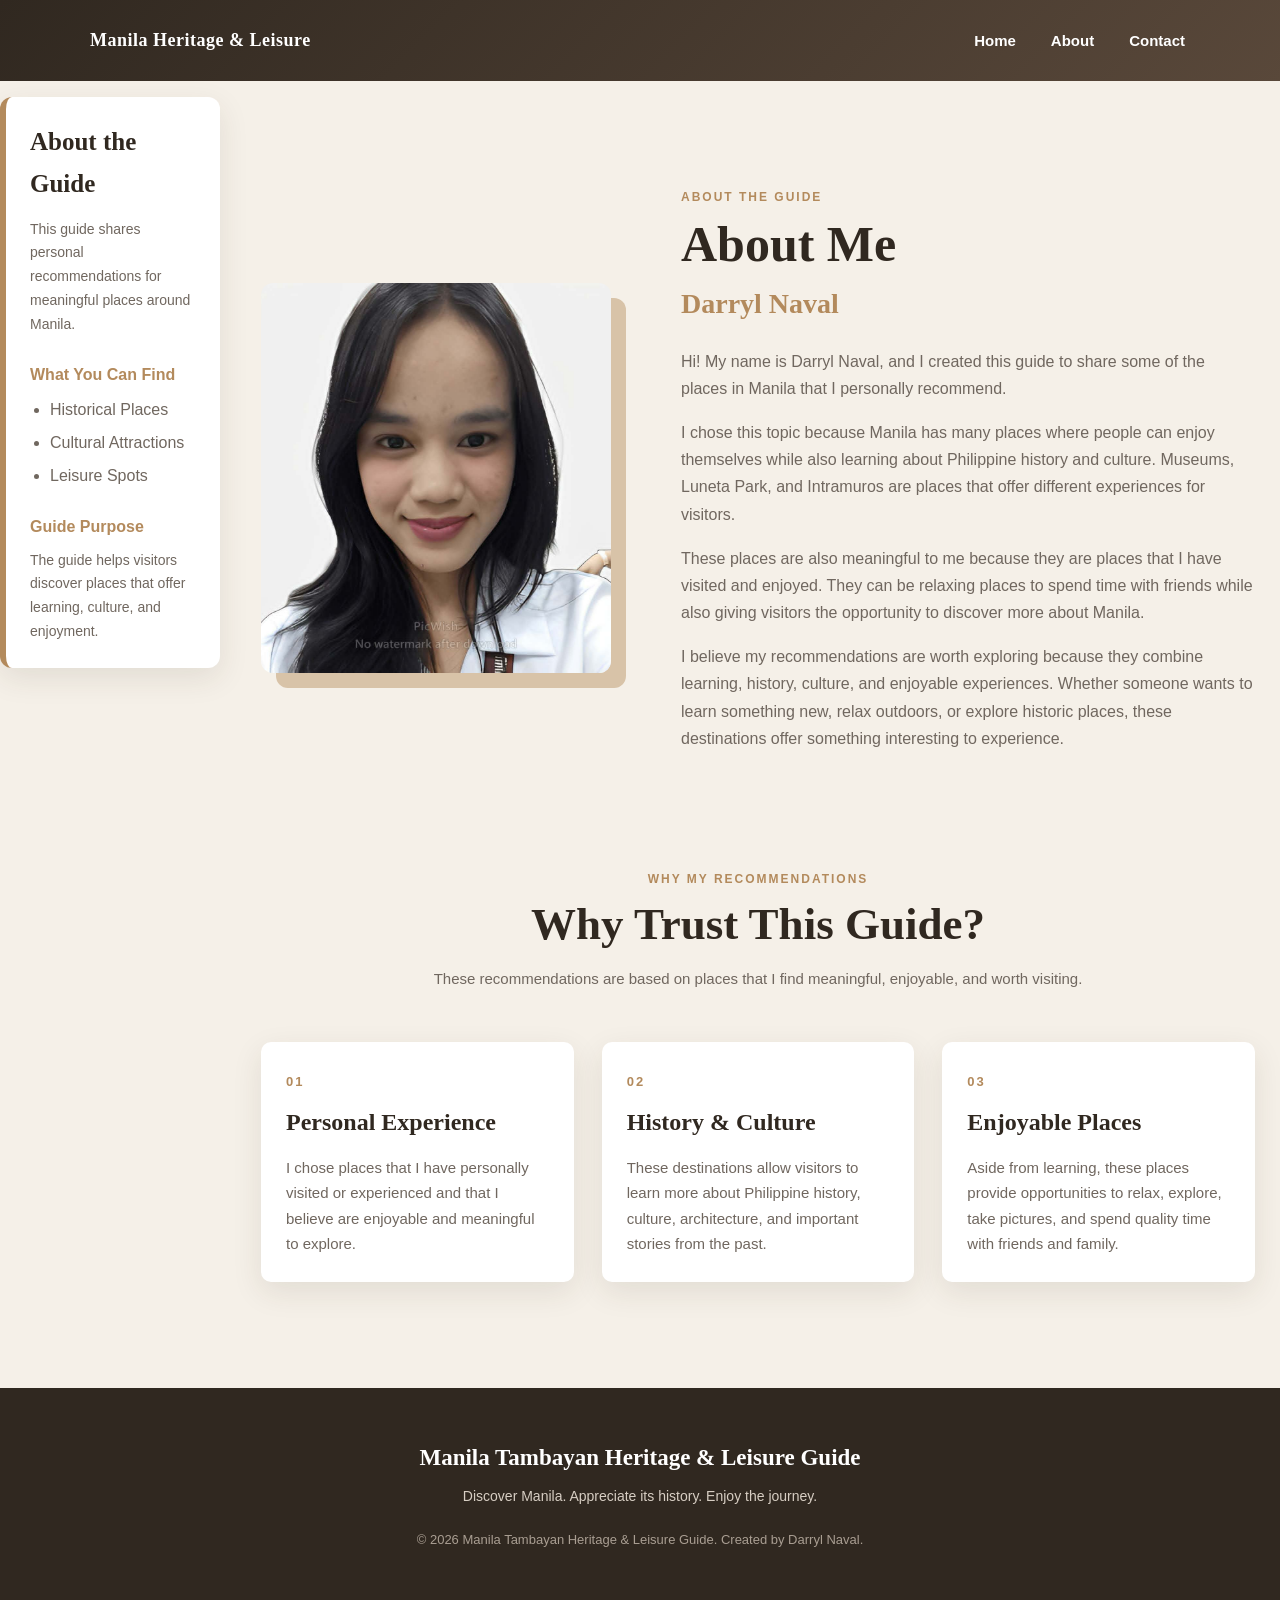
<file: about.html>
<!DOCTYPE html>
<html lang="en">

<head>
    <meta charset="UTF-8">
    <meta name="viewport" content="width=device-width, initial-scale=1.0">
    <title>About | Manila Tambayan Heritage & Leisure Guide</title>
    <link rel="stylesheet" href="style.css">
</head>

<body>

    <div class="page">

        <!-- HEADER -->
        <header class="page-header">
            <div class="nav-container">
                <a href="index.html" class="site-logo">
                    Manila Heritage & Leisure
                </a>

                <nav>
                    <ul>
                        <li><a href="index.html">Home</a></li>
                        <li><a href="about.html">About</a></li>
                        <li><a href="contact.html">Contact</a></li>
                    </ul>
                </nav>
            </div>
        </header>

        <!-- SIDEBAR -->
        <aside class="guide-sidebar">
            <h2>About the Guide</h2>

            <p>
                This guide shares personal recommendations
                for meaningful places around Manila.
            </p>

            <h3>What You Can Find</h3>
            <ul>
                <li>Historical Places</li>
                <li>Cultural Attractions</li>
                <li>Leisure Spots</li>
            </ul>

            <h3>Guide Purpose</h3>
            <p>
                The guide helps visitors discover places
                that offer learning, culture, and enjoyment.
            </p>
        </aside>

        <!-- MAIN CONTENT -->
        <main>
            <section class="about-page">

                <div class="about-page-image">
                    <img src="dadada.jpg" alt="Photo of Darryl Naval">
                </div>

                <div class="about-page-content">
                    <p class="section-label">ABOUT THE GUIDE</p>

                    <h1>About Me</h1>

                    <h2>Darryl Naval</h2>

                    <p>
                        Hi! My name is Darryl Naval, and I created this guide
                        to share some of the places in Manila that I personally
                        recommend.
                    </p>

                    <p>
                        I chose this topic because Manila has many places where
                        people can enjoy themselves while also learning about
                        Philippine history and culture. Museums, Luneta Park,
                        and Intramuros are places that offer different experiences
                        for visitors.
                    </p>

                    <p>
                        These places are also meaningful to me because they are
                        places that I have visited and enjoyed. They can be
                        relaxing places to spend time with friends while also
                        giving visitors the opportunity to discover more about
                        Manila.
                    </p>

                    <p>
                        I believe my recommendations are worth exploring because
                        they combine learning, history, culture, and enjoyable
                        experiences. Whether someone wants to learn something new,
                        relax outdoors, or explore historic places, these
                        destinations offer something interesting to experience.
                    </p>
                </div>
            </section>

            <!-- WHY TRUST THIS GUIDE -->
            <section class="about-details">
                <div class="section-heading">
                    <p class="section-label">WHY MY RECOMMENDATIONS</p>

                    <h2>Why Trust This Guide?</h2>

                    <p>
                        These recommendations are based on places that I find
                        meaningful, enjoyable, and worth visiting.
                    </p>
                </div>

                <div class="trust-grid">

                    <article class="info-card">
                        <span class="info-number">01</span>
                        <h3>Personal Experience</h3>
                        <p>
                            I chose places that I have personally visited or
                            experienced and that I believe are enjoyable and
                            meaningful to explore.
                        </p>
                    </article>

                    <article class="info-card">
                        <span class="info-number">02</span>
                        <h3>History & Culture</h3>
                        <p>
                            These destinations allow visitors to learn more
                            about Philippine history, culture, architecture,
                            and important stories from the past.
                        </p>
                    </article>

                    <article class="info-card">
                        <span class="info-number">03</span>
                        <h3>Enjoyable Places</h3>
                        <p>
                            Aside from learning, these places provide
                            opportunities to relax, explore, take pictures,
                            and spend quality time with friends and family.
                        </p>
                    </article>

                </div>
            </section>
        </main>

        <!-- FOOTER -->
        <footer>
            <h2 id="guideName">Manila Heritage & Leisure Guide</h2>

            <p>
                Discover Manila. Appreciate its history. Enjoy the journey.
            </p>

            <p class="copyright" id="copyright">
                © 2026 Darryl Naval
            </p>
        </footer>

    </div>

    <script src="script.js"></script>
</body>

</html>
</file>
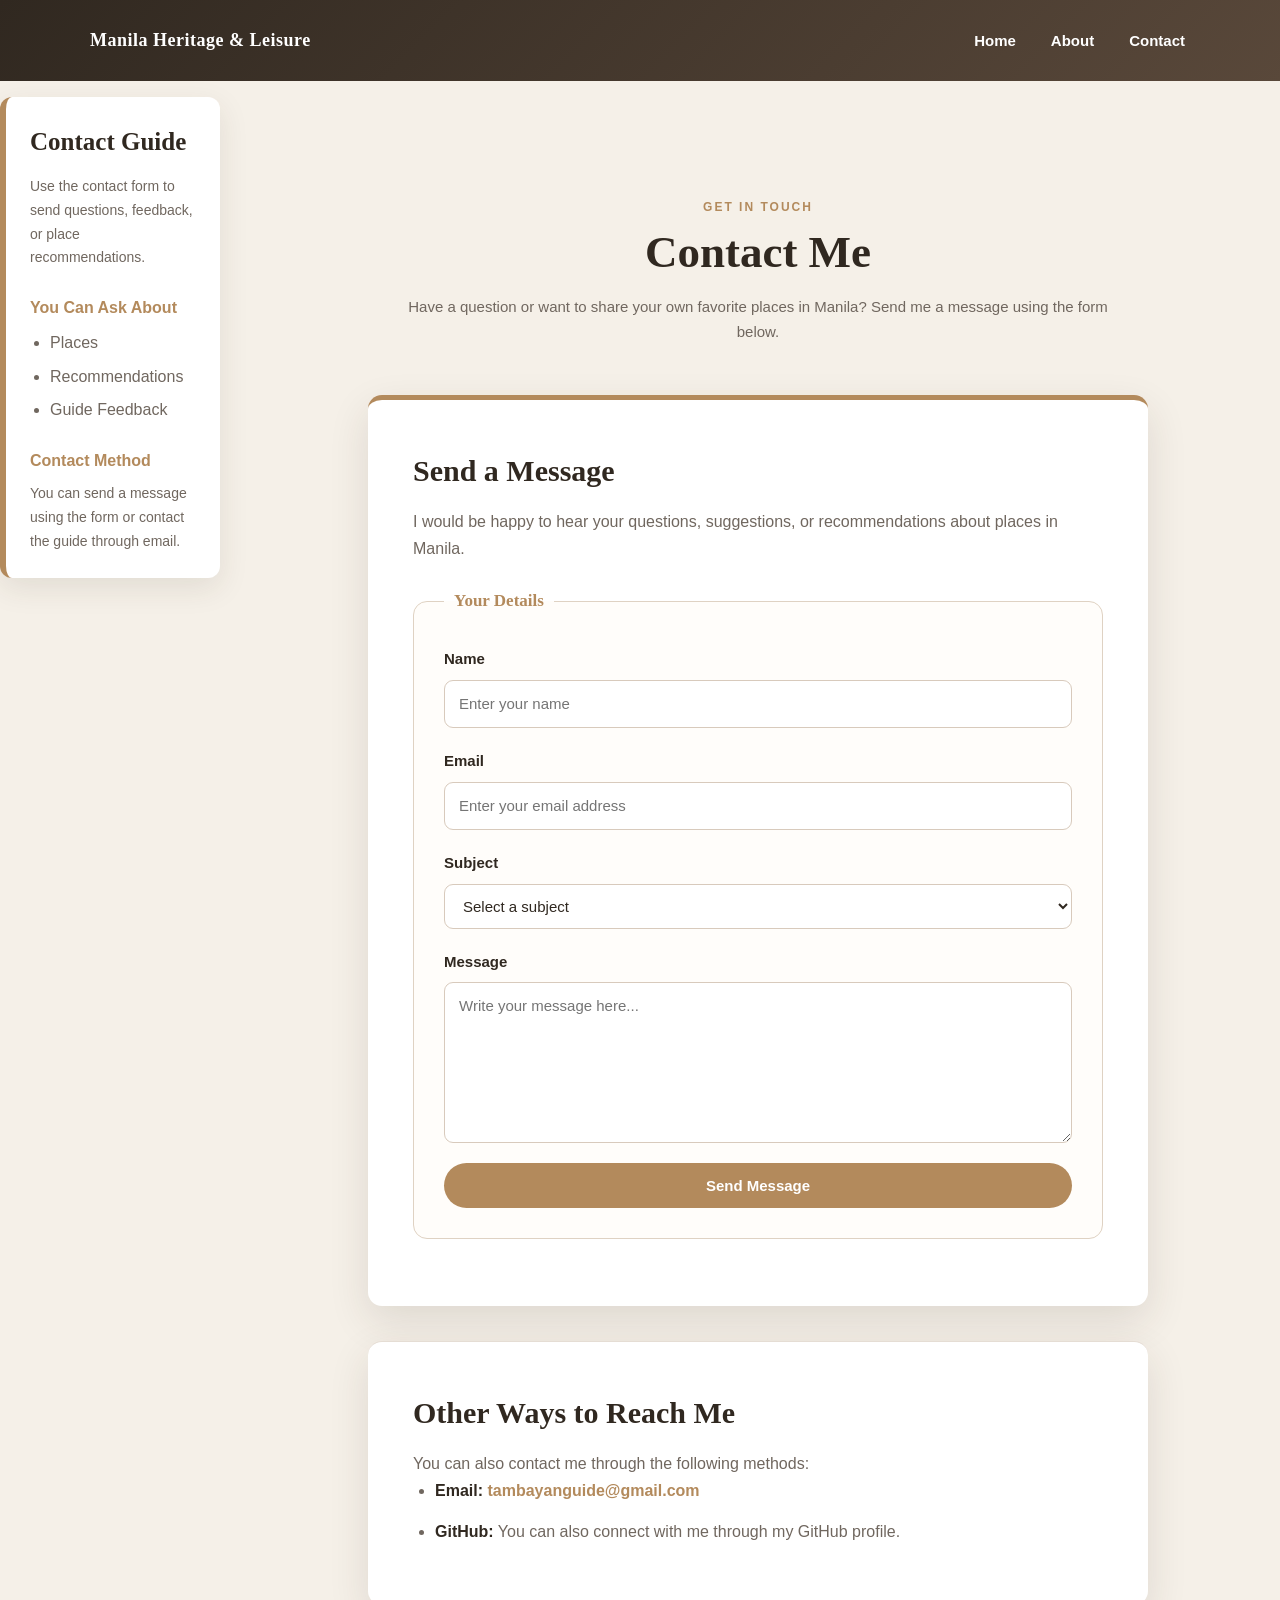
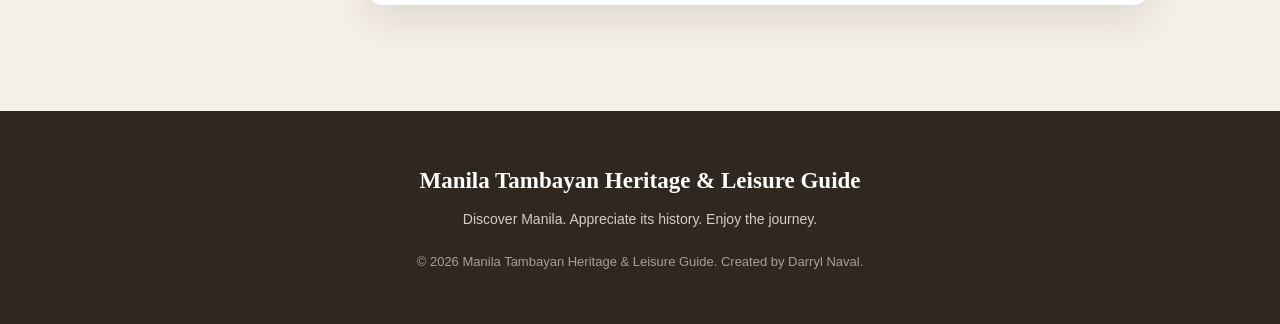
<file: contact.html>
<!DOCTYPE html>
<html lang="en">

<head>
    <meta charset="UTF-8">
    <meta name="viewport" content="width=device-width, initial-scale=1.0">
    <title>Contact | Manila Tambayan Heritage & Leisure Guide</title>
    <link rel="stylesheet" href="style.css">
</head>

<body>

    <div class="page">

        <!-- HEADER -->
        <header class="page-header">
            <div class="nav-container">
                <a href="index.html" class="site-logo">
                    Manila Heritage & Leisure
                </a>

                <nav>
                    <ul>
                        <li><a href="index.html">Home</a></li>
                        <li><a href="about.html">About</a></li>
                        <li><a href="contact.html">Contact</a></li>
                    </ul>
                </nav>
            </div>
        </header>

        <!-- SIDEBAR -->
        <aside class="guide-sidebar">
            <h2>Contact Guide</h2>

            <p>
                Use the contact form to send questions,
                feedback, or place recommendations.
            </p>

            <h3>You Can Ask About</h3>
            <ul>
                <li>Places</li>
                <li>Recommendations</li>
                <li>Guide Feedback</li>
            </ul>

            <h3>Contact Method</h3>
            <p>
                You can send a message using the form
                or contact the guide through email.
            </p>
        </aside>

        <!-- MAIN CONTENT -->
        <main>
            <section class="contact-page">

                <div class="section-heading">
                    <p class="section-label">GET IN TOUCH</p>

                    <h1>Contact Me</h1>

                    <p>
                        Have a question or want to share your own favorite
                        places in Manila? Send me a message using the form below.
                    </p>
                </div>

                <div class="contact-card">
                    <h2>Send a Message</h2>

                    <p>
                        I would be happy to hear your questions, suggestions,
                        or recommendations about places in Manila.
                    </p>

                    <form id="contact-form">
                        <fieldset>
                            <legend>Your Details</legend>

                            <div class="form-group">
                                <label for="name">Name</label>
                                <input
                                    type="text"
                                    id="name"
                                    name="name"
                                    placeholder="Enter your name"
                                    required
                                >
                            </div>

                            <div class="form-group">
                                <label for="email">Email</label>
                                <input
                                    type="email"
                                    id="email"
                                    name="email"
                                    placeholder="Enter your email address"
                                    required
                                >
                            </div>

                            <div class="form-group">
                                <label for="subject">Subject</label>
                                <select id="subject" name="subject" required>
                                    <option value="" selected disabled>
                                        Select a subject
                                    </option>
                                    <option value="place-question">
                                        Question about a place
                                    </option>
                                    <option value="recommendation">
                                        Place recommendation
                                    </option>
                                    <option value="guide-feedback">
                                        Guide feedback
                                    </option>
                                    <option value="other">
                                        Something else
                                    </option>
                                </select>
                            </div>

                            <div class="form-group">
                                <label for="message">Message</label>
                                <textarea
                                    id="message"
                                    name="message"
                                    rows="6"
                                    placeholder="Write your message here..."
                                    required
                                ></textarea>
                            </div>

                            <button type="submit" class="send-button">
                                Send Message
                            </button>

                            <p
                                id="success-message"
                                class="success-message"
                                role="status"
                                aria-live="polite"
                                hidden
                            >
                                Message sent successfully! Thank you for
                                contacting me.
                            </p>
                        </fieldset>
                    </form>
                </div>

                <div class="contact-card other-contact">
                    <h2>Other Ways to Reach Me</h2>

                    <p>
                        You can also contact me through the following methods:
                    </p>

                    <ul class="contact-list">
                        <li>
                            <strong>Email:</strong>
                            <a href="mailto:tambayanguide@gmail.com">
                                tambayanguide@gmail.com
                            </a>
                        </li>

                        <li>
                            <strong>GitHub:</strong>
                            You can also connect with me through my GitHub
                            profile.
                        </li>
                    </ul>
                </div>

            </section>
        </main>

        <!-- FOOTER -->
        <footer>
            <h2 id="guideName">Manila Heritage & Leisure Guide</h2>

            <p>
                Discover Manila. Appreciate its history. Enjoy the journey.
            </p>

            <p class="copyright" id="copyright">
                © 2026 Darryl Naval
            </p>
        </footer>

    </div>

    <script src="script.js"></script>
</body>

</html>
</file>
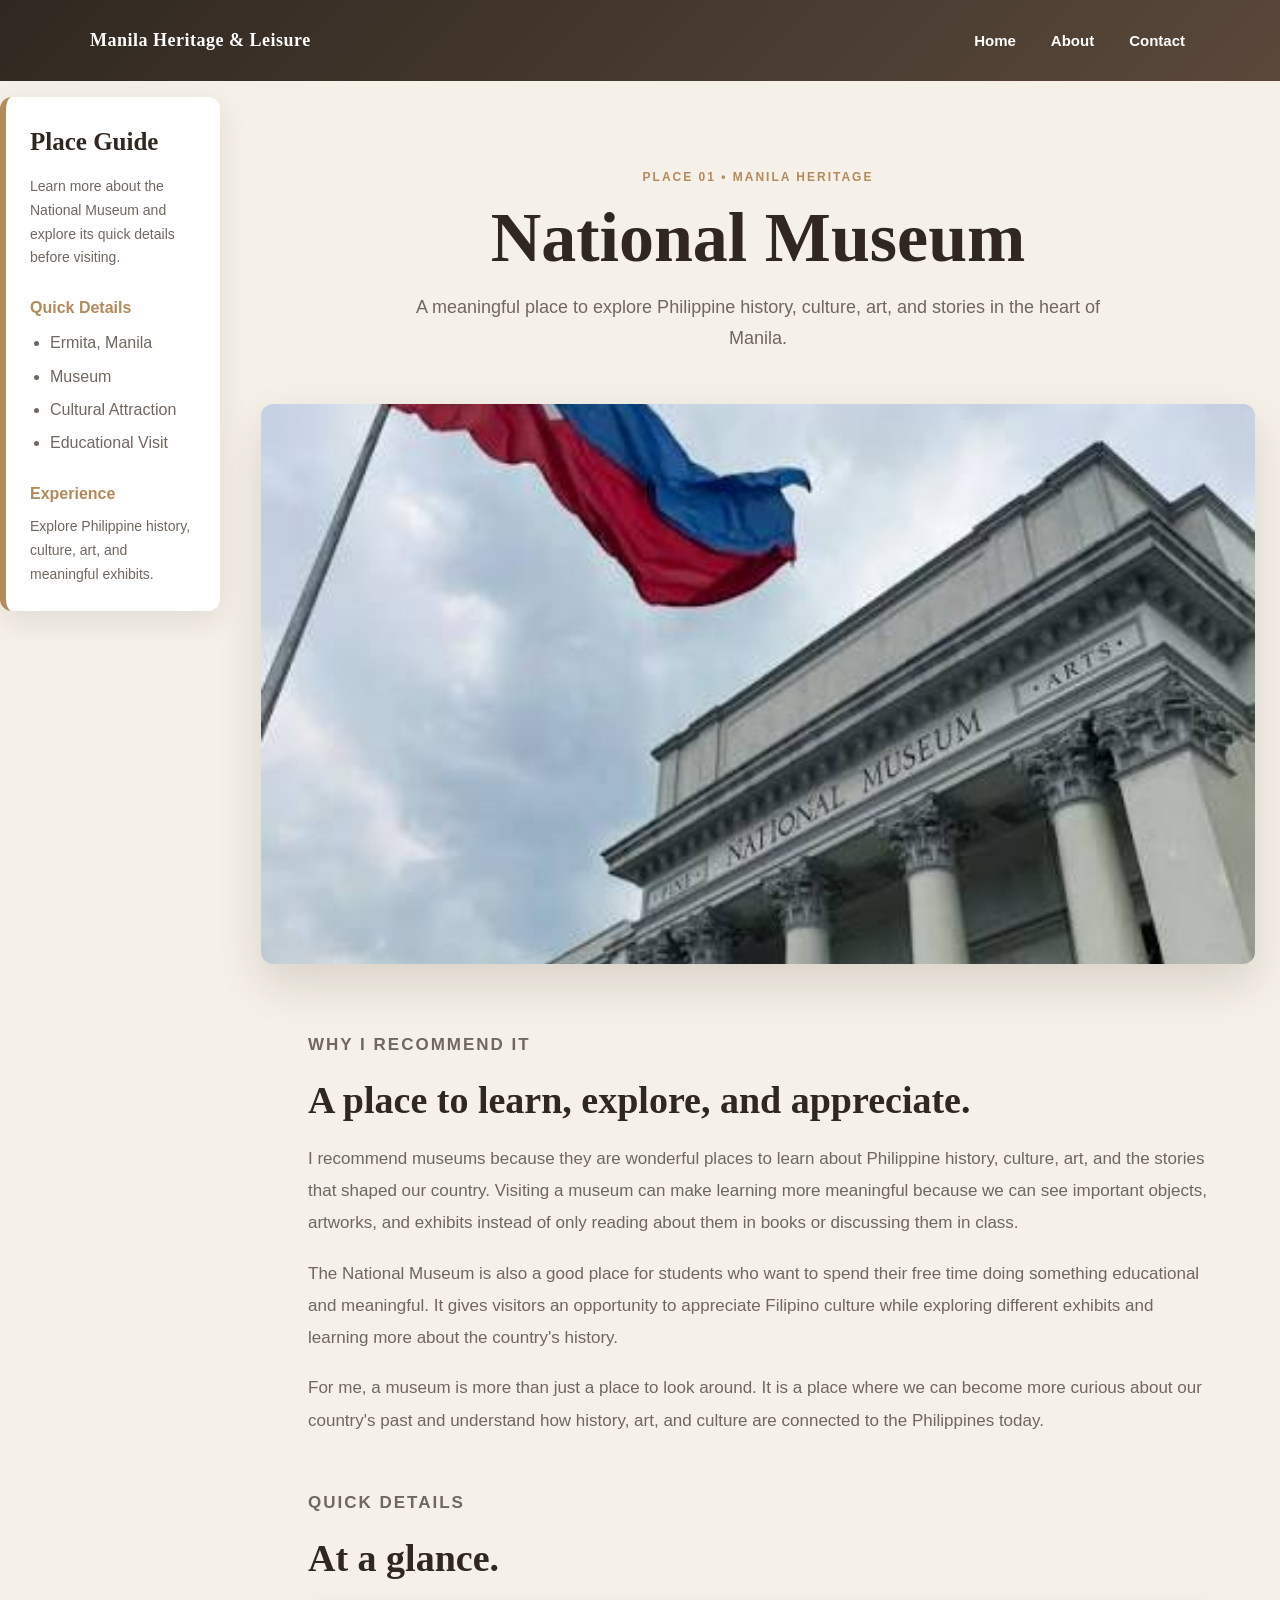
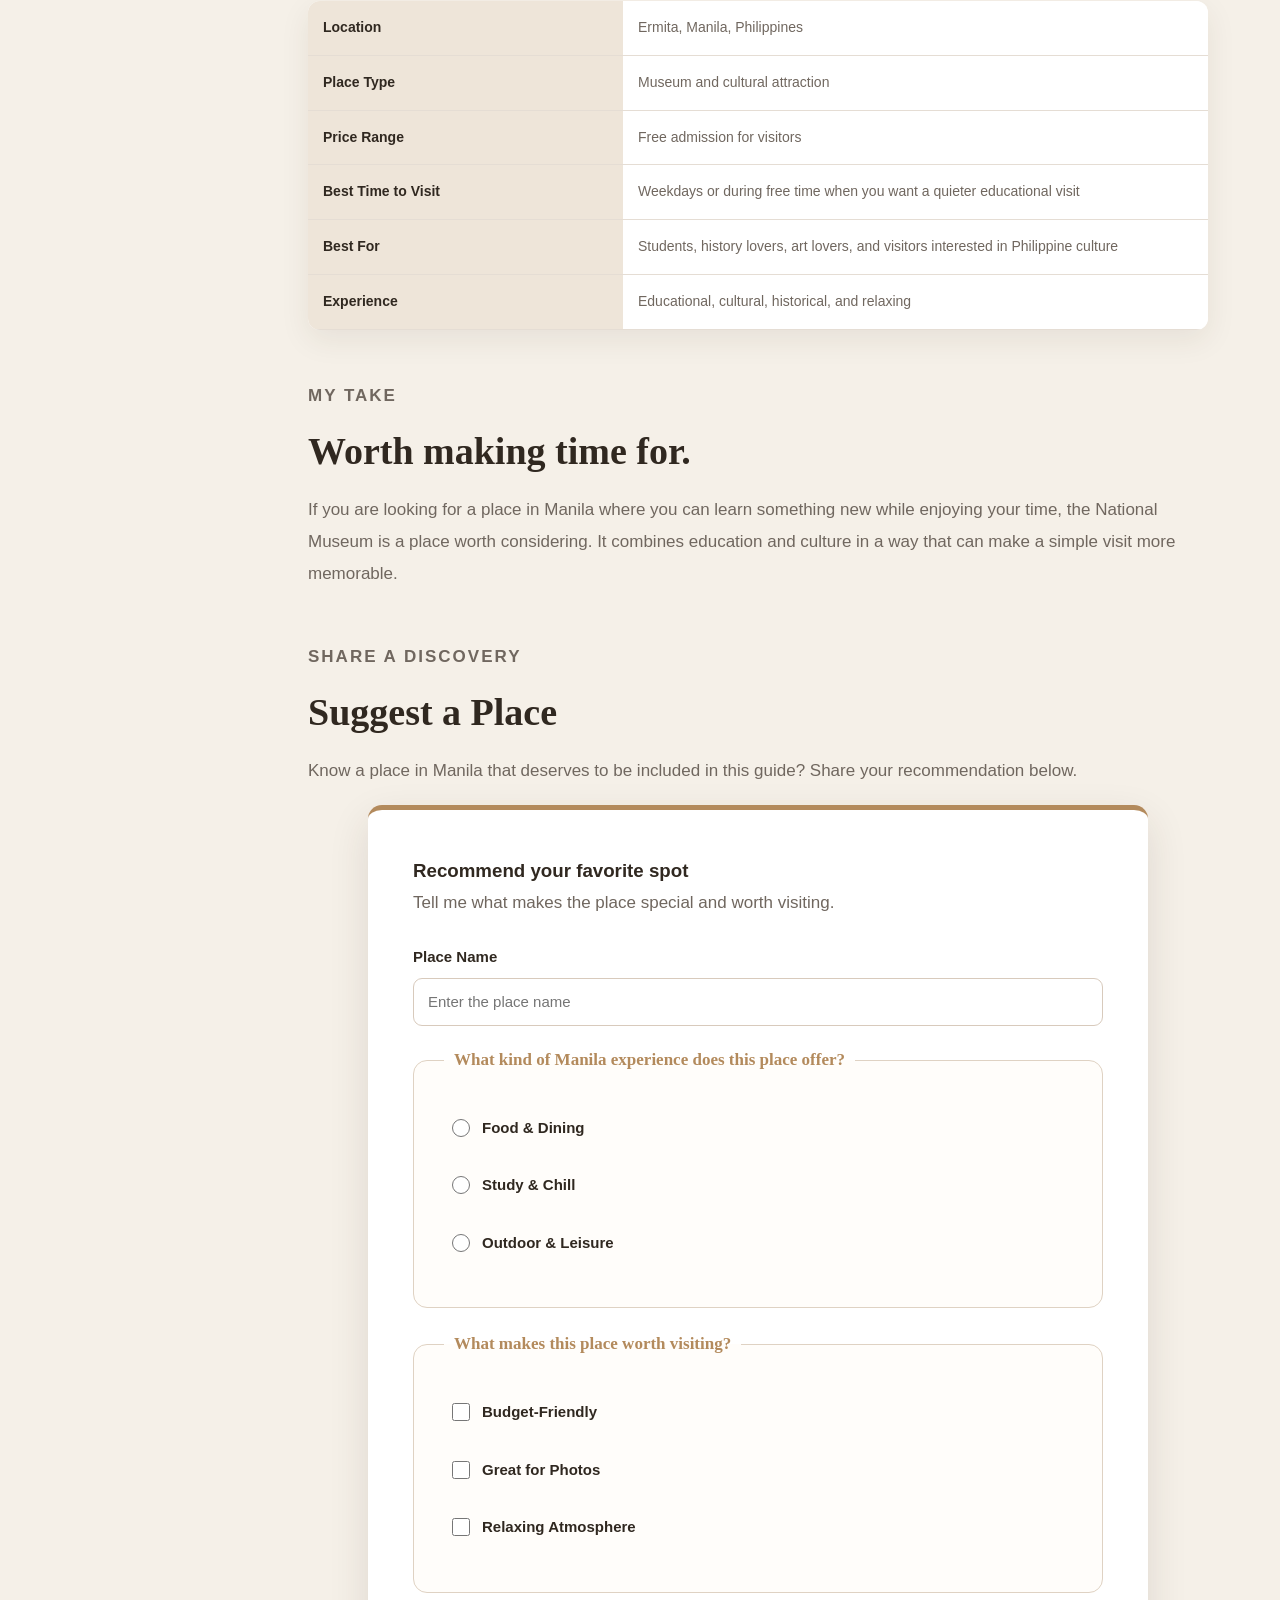
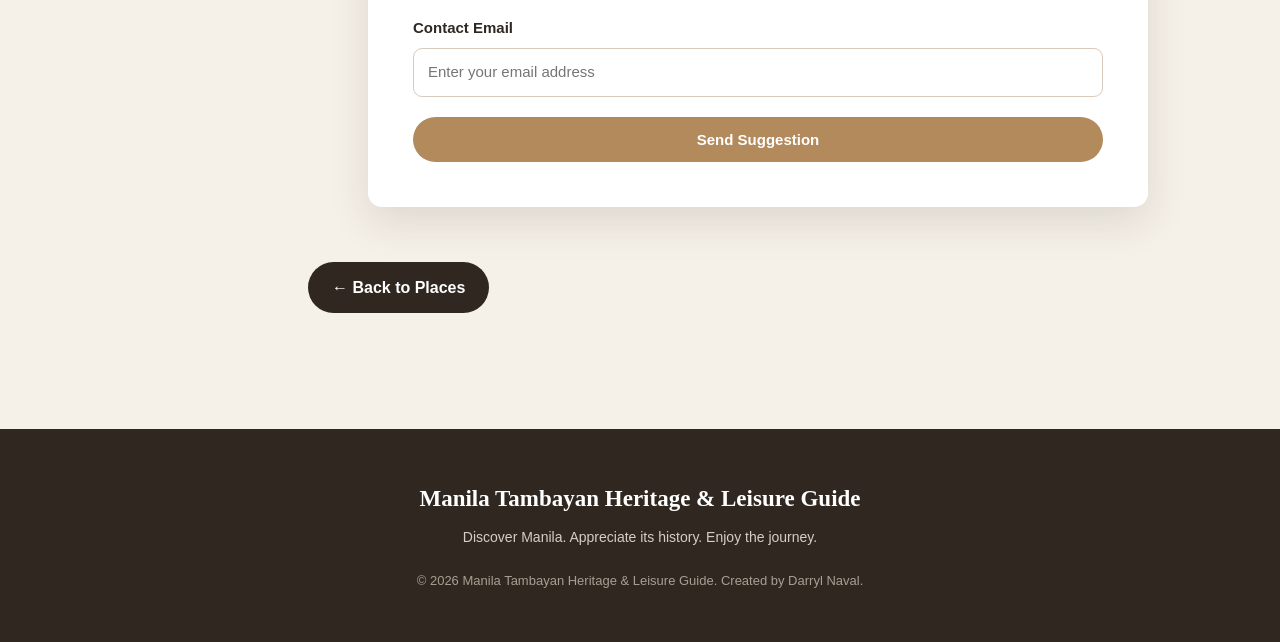
<file: places/national-museum.html>
<!DOCTYPE html>
<html lang="en">

<head>
    <meta charset="UTF-8">
    <meta name="viewport" content="width=device-width, initial-scale=1.0">

    <title>National Museum | Manila Heritage & Leisure Guide</title>

    <link rel="stylesheet" href="../style.css">
</head>

<body>

    <div class="page">

        <!-- HEADER -->
        <header class="page-header">
            <div class="top-navigation">
                <a href="../index.html" class="site-logo">
                    Manila Heritage & Leisure
                </a>

                <nav>
                    <ul>
                        <li><a href="../index.html">Home</a></li>
                        <li><a href="../about.html">About</a></li>
                        <li><a href="../contact.html">Contact</a></li>
                    </ul>
                </nav>
            </div>
        </header>

        <!-- SIDEBAR -->
        <aside class="guide-sidebar">
            <h2>Place Guide</h2>

            <p>
                Learn more about the National Museum and
                explore its quick details before visiting.
            </p>

            <h3>Quick Details</h3>
            <ul>
                <li>Ermita, Manila</li>
                <li>Museum</li>
                <li>Cultural Attraction</li>
                <li>Educational Visit</li>
            </ul>

            <h3>Experience</h3>
            <p>
                Explore Philippine history, culture, art,
                and meaningful exhibits.
            </p>
        </aside>

        <!-- MAIN DETAIL PAGE -->
        <main class="place-detail">

            <section class="detail-header">
                <p class="detail-label">
                    PLACE 01 • MANILA HERITAGE
                </p>

                <h1>National Museum</h1>

                <p class="detail-intro">
                    A meaningful place to explore Philippine history,
                    culture, art, and stories in the heart of Manila.
                </p>
            </section>

            <div class="detail-image">
                <img
                    src="../museums.jpg"
                    alt="National Museum building in Manila"
                >
            </div>

            <div class="detail-content">

                <section class="detail-section">
                    <p class="detail-section-label">WHY I RECOMMEND IT</p>

                    <h2>A place to learn, explore, and appreciate.</h2>

                    <p>
                        I recommend museums because they are wonderful
                        places to learn about Philippine history, culture,
                        art, and the stories that shaped our country.
                        Visiting a museum can make learning more meaningful
                        because we can see important objects, artworks,
                        and exhibits instead of only reading about them
                        in books or discussing them in class.
                    </p>

                    <p>
                        The National Museum is also a good place for students
                        who want to spend their free time doing something
                        educational and meaningful. It gives visitors an
                        opportunity to appreciate Filipino culture while
                        exploring different exhibits and learning more about
                        the country's history.
                    </p>

                    <p>
                        For me, a museum is more than just a place to look
                        around. It is a place where we can become more curious
                        about our country's past and understand how history,
                        art, and culture are connected to the Philippines today.
                    </p>
                </section>

                <section class="detail-section">
                    <p class="detail-section-label">QUICK DETAILS</p>

                    <h2>At a glance.</h2>

                    <div class="details-table-wrapper">
                        <table class="details-table">
                            <tbody>
                                <tr>
                                    <th scope="row">Location</th>
                                    <td>Ermita, Manila, Philippines</td>
                                </tr>
                                <tr>
                                    <th scope="row">Place Type</th>
                                    <td>Museum and cultural attraction</td>
                                </tr>
                                <tr>
                                    <th scope="row">Price Range</th>
                                    <td>Free admission for visitors</td>
                                </tr>
                                <tr>
                                    <th scope="row">Best Time to Visit</th>
                                    <td>
                                        Weekdays or during free time when you
                                        want a quieter educational visit
                                    </td>
                                </tr>
                                <tr>
                                    <th scope="row">Best For</th>
                                    <td>
                                        Students, history lovers, art lovers,
                                        and visitors interested in Philippine culture
                                    </td>
                                </tr>
                                <tr>
                                    <th scope="row">Experience</th>
                                    <td>
                                        Educational, cultural, historical,
                                        and relaxing
                                    </td>
                                </tr>
                            </tbody>
                        </table>
                    </div>
                </section>

                <section class="detail-section">
                    <p class="detail-section-label">MY TAKE</p>

                    <h2>Worth making time for.</h2>

                    <p>
                        If you are looking for a place in Manila where you
                        can learn something new while enjoying your time,
                        the National Museum is a place worth considering.
                        It combines education and culture in a way that can
                        make a simple visit more memorable.
                    </p>
                </section>

                <!-- SUGGEST A PLACE FORM -->
                <section class="detail-section suggestion-section">
                    <p class="detail-section-label">SHARE A DISCOVERY</p>

                    <h2>Suggest a Place</h2>

                    <p>
                        Know a place in Manila that deserves to be included
                        in this guide? Share your recommendation below.
                    </p>

                    <div class="contact-card">
                        <h3>Recommend your favorite spot</h3>

                        <p>
                            Tell me what makes the place special and
                            worth visiting.
                        </p>

                        <form id="suggest-place-form">
                            <div class="form-group">
                                <label for="place-name">Place Name</label>
                                <input
                                    type="text"
                                    id="place-name"
                                    name="place-name"
                                    placeholder="Enter the place name"
                                    required
                                >
                            </div>

                            <fieldset>
                                <legend>
                                    What kind of Manila experience does this place offer?
                                </legend>

                                <div class="form-group">
                                    <input
                                        type="radio"
                                        id="category-food"
                                        name="category"
                                        value="food"
                                        required
                                    >
                                    <label for="category-food">Food & Dining</label>
                                </div>

                                <div class="form-group">
                                    <input
                                        type="radio"
                                        id="category-study"
                                        name="category"
                                        value="study"
                                    >
                                    <label for="category-study">Study & Chill</label>
                                </div>

                                <div class="form-group">
                                    <input
                                        type="radio"
                                        id="category-outdoors"
                                        name="category"
                                        value="outdoors"
                                    >
                                    <label for="category-outdoors">
                                        Outdoor & Leisure
                                    </label>
                                </div>
                            </fieldset>

                            <fieldset>
                                <legend>
                                    What makes this place worth visiting?
                                </legend>

                                <div class="form-group">
                                    <input
                                        type="checkbox"
                                        id="good-budget"
                                        name="good-points"
                                        value="budget-friendly"
                                    >
                                    <label for="good-budget">Budget-Friendly</label>
                                </div>

                                <div class="form-group">
                                    <input
                                        type="checkbox"
                                        id="good-photos"
                                        name="good-points"
                                        value="great-for-photos"
                                    >
                                    <label for="good-photos">Great for Photos</label>
                                </div>

                                <div class="form-group">
                                    <input
                                        type="checkbox"
                                        id="good-atmosphere"
                                        name="good-points"
                                        value="relaxing-atmosphere"
                                    >
                                    <label for="good-atmosphere">
                                        Relaxing Atmosphere
                                    </label>
                                </div>
                            </fieldset>

                            <div class="form-group">
                                <label for="suggest-email">Contact Email</label>
                                <input
                                    type="email"
                                    id="suggest-email"
                                    name="email"
                                    placeholder="Enter your email address"
                                    required
                                >
                            </div>

                            <button type="submit" class="send-button">
                                Send Suggestion
                            </button>

                            <p
                                id="suggest-success-message"
                                class="success-message"
                                role="status"
                                aria-live="polite"
                                hidden
                            >
                                Suggestion sent successfully!
                                Thank you for helping improve this guide.
                            </p>
                        </form>
                    </div>
                </section>

                <a
                    href="../index.html#places"
                    class="back-button"
                >
                    ← Back to Places
                </a>

            </div>
        </main>

        <!-- FOOTER -->
        <footer>
            <h2 id="guideName">Manila Heritage & Leisure Guide</h2>

            <p>
                Discover Manila. Appreciate its history. Enjoy the journey.
            </p>

            <p class="copyright" id="copyright">
                © 2026 Darryl Naval
            </p>
        </footer>

    </div>

    <script src="../script.js"></script>
</body>

</html>
</file>
<file: style.css>
/* =========================================================
   MANILA HERITAGE & LEISURE GUIDE
   7.4 - MAKE YOUR GUIDE RESPONSIVE
   Mobile-First Stylesheet
   ========================================================= */


/* =========================================================
   1. VARIABLES
   ========================================================= */

:root {
    --brand-color: #b38a5c;
    --ink-color: #302820;
    --muted-color: #70675f;
    --light-bg: #f5f0e8;
    --white: #ffffff;
    --border-color: #dfd2c3;
}


/* =========================================================
   2. BASE STYLES
   Mobile-first
   ========================================================= */

* {
    box-sizing: border-box;
    margin: 0;
    padding: 0;
}

html {
    scroll-behavior: smooth;
}

body {
    font-family: Arial, Helvetica, sans-serif;
    line-height: 1.7;
    color: var(--ink-color);
    background-color: var(--light-bg);
    overflow-x: hidden;
}

img {
    max-width: 100%;
    height: auto;
    display: block;
}


/* =========================================================
   3. PAGE GRID
   Mobile: single column
   ========================================================= */

.page {
    display: grid;

    grid-template-columns: 1fr;

    grid-template-areas:
        "masthead"
        "main"
        "side"
        "foot";

    gap: 16px;

    min-height: 100vh;

    width: 100%;
}


/* =========================================================
   4. GRID AREA ASSIGNMENTS
   ========================================================= */

.page > header,
.page > .hero,
.page > .page-header {
    grid-area: masthead;
}

.page > aside,
.page > .guide-sidebar {
    grid-area: side;
}

.page > main {
    grid-area: main;
}

.page > footer,
.page > .site-footer {
    grid-area: foot;
}


/* =========================================================
   5. HEADER / HERO
   ========================================================= */

.hero {
    width: 100%;

    min-height: 75vh;

    padding: 0 15px;

    background:
        linear-gradient(
            rgba(48, 40, 32, 0.78),
            rgba(48, 40, 32, 0.78)
        ),
        url("images/intramuros.jpg");

    background-size: cover;
    background-position: center;

    display: flex;
    flex-direction: column;

    color: #ffffff;
}

.page-header {
    width: 100%;

    background:
        linear-gradient(
            135deg,
            var(--ink-color),
            #59483a
        );

    color: #ffffff;
}


/* =========================================================
   6. NAVIGATION
   Mobile: centered
   ========================================================= */

.top-navigation,
.nav-container {
    width: 100%;

    max-width: 1150px;

    margin: 0 auto;

    padding: 20px 15px;

    display: flex;

    flex-direction: column;

    justify-content: center;

    align-items: center;

    gap: 18px;

    position: relative;

    z-index: 10;
}


/* Website logo */

.site-logo {
    color: #ffffff;

    font-family: Georgia, "Times New Roman", serif;

    font-size: 18px;

    font-weight: bold;

    text-decoration: none;

    letter-spacing: 0.5px;

    text-align: center;

    white-space: nowrap;
}

.site-logo:hover {
    color: var(--brand-color);
}


/* =========================================================
   7. NAVIGATION BAR
   ========================================================= */

nav ul {
    list-style: none;

    padding: 0;
    margin: 0;

    display: flex;

    flex-wrap: wrap;

    justify-content: center;

    align-items: center;

    gap: 8px;
}

nav li {
    display: inline-block;

    list-style: none;
}

nav a {
    color: #ffffff;

    text-decoration: none;

    font-size: 14px;

    font-weight: bold;

    padding: 7px 5px;
}

nav a:hover {
    color: var(--brand-color);
}


/* =========================================================
   8. SIDEBAR
   ========================================================= */

.guide-sidebar {
    width: 100%;

    background-color: #ffffff;

    padding: 20px;

    border-left: 6px solid var(--brand-color);

    border-radius: 12px;

    box-shadow:
        0 10px 30px rgba(60, 45, 30, 0.10);

    align-self: start;
}

.guide-sidebar h2 {
    font-family: Georgia, "Times New Roman", serif;

    font-size: 25px;

    color: var(--ink-color);

    margin-bottom: 12px;
}

.guide-sidebar h3 {
    color: var(--brand-color);

    font-size: 16px;

    margin-top: 24px;
    margin-bottom: 8px;
}

.guide-sidebar p {
    color: var(--muted-color);

    font-size: 14px;
}

.guide-sidebar ul {
    padding-left: 20px;
}

.guide-sidebar li {
    color: var(--muted-color);

    margin-bottom: 6px;
}


/* =========================================================
   9. HERO CONTENT
   ========================================================= */

.hero-content {
    max-width: 850px;

    width: 100%;

    margin: auto;

    padding: 40px 15px 70px;

    text-align: center;
}

.eyebrow {
    font-size: 11px;

    letter-spacing: 3px;

    margin-bottom: 18px;

    color: var(--brand-color);

    font-weight: bold;
}

.hero h1 {
    font-family: Georgia, "Times New Roman", serif;

    font-size: clamp(36px, 10vw, 82px);

    line-height: 1.05;

    margin-bottom: 22px;
}

.tagline {
    max-width: 650px;

    margin: 0 auto 30px;

    font-size: 16px;

    color: #f1e9dc;
}


/* =========================================================
   10. BUTTONS
   ========================================================= */

.explore-button,
.back-button {
    display: inline-block;

    padding: 12px 24px;

    background-color: var(--brand-color);

    color: #ffffff;

    text-decoration: none;

    font-weight: bold;

    border-radius: 30px;
}

.explore-button:hover,
.back-button:hover {
    background-color: #8d633c;

    transform: translateY(-3px);
}


/* =========================================================
   11. MAIN
   ========================================================= */

main {
    width: 100%;

    min-width: 0;

    margin: 0;

    padding: 55px 15px;
}


/* =========================================================
   12. SECTION HEADINGS
   ========================================================= */

.section-heading {
    width: 100%;

    text-align: center;

    max-width: 700px;

    margin: 0 auto 40px;
}

.section-label {
    color: var(--brand-color);

    font-size: 12px;

    font-weight: bold;

    letter-spacing: 2px;

    margin-bottom: 10px;
}

.section-heading h1,
.section-heading h2 {
    font-family: Georgia, "Times New Roman", serif;

    font-size: 36px;

    line-height: 1.15;

    color: var(--ink-color);

    margin-bottom: 15px;
}

.section-heading > p:last-child {
    color: var(--muted-color);

    font-size: 15px;
}


/* =========================================================
   13. PLACE CARDS
   Mobile: one column
   ========================================================= */

.places-section {
    padding-top: 10px;
}

.places-grid {
    display: grid;

    grid-template-columns: 1fr;

    gap: 22px;

    width: 100%;
}

.place-card {
    width: 100%;

    min-width: 0;

    background-color: #ffffff;

    border-radius: 12px;

    padding: 14px;

    border-left: 6px solid var(--brand-color);

    overflow: hidden;

    box-shadow:
        0 10px 30px rgba(60, 45, 30, 0.10);
}

.place-card:hover {
    transform: translateY(-8px);

    box-shadow:
        0 18px 40px rgba(60, 45, 30, 0.18);
}

.card-image {
    width: 100%;

    height: 220px;

    overflow: hidden;

    border-radius: 8px;
}

.card-image img {
    width: 100%;
    height: 100%;

    object-fit: cover;
}

.card-content {
    padding: 18px 8px 8px;
}

.place-number {
    color: var(--brand-color);

    font-size: 13px;

    font-weight: bold;

    letter-spacing: 2px;
}

.card-content h3 {
    font-family: Georgia, "Times New Roman", serif;

    font-size: 26px;

    color: var(--ink-color);

    margin: 8px 0 12px;

    overflow-wrap: anywhere;
}

.card-content p {
    color: var(--muted-color);

    font-size: 15px;

    margin-bottom: 12px;
}

.card-content p:first-of-type {
    color: var(--brand-color);

    font-weight: bold;
}


/* =========================================================
   14. READ MORE
   ========================================================= */

.read-more {
    display: inline-block;

    margin-top: 8px;

    color: var(--brand-color);

    font-size: 15px;

    font-weight: bold;

    text-decoration: none;
}

.read-more:hover {
    color: var(--ink-color);
}

.read-more span {
    margin-left: 5px;
}


/* =========================================================
   15. ABOUT PAGE
   Mobile: one column
   ========================================================= */

.about-page {
    display: grid;

    grid-template-columns: 1fr;

    gap: 40px;

    align-items: center;

    margin-bottom: 70px;
}

.about-page-image {
    width: 100%;

    max-width: 400px;

    margin: 0 auto;
}

.about-page-image img {
    width: 100%;

    height: 350px;

    object-fit: cover;

    border-radius: 12px;

    box-shadow:
        15px 15px 0 #d8c3a8;
}

.about-page-content {
    min-width: 0;
}

.about-page-content h1 {
    font-family: Georgia, "Times New Roman", serif;

    font-size: 42px;

    line-height: 1.1;

    color: var(--ink-color);

    margin-bottom: 8px;
}

.about-page-content h2 {
    font-family: Georgia, "Times New Roman", serif;

    font-size: 28px;

    color: var(--brand-color);

    margin-bottom: 20px;
}

.about-page-content p:not(.section-label) {
    color: var(--muted-color);

    margin-bottom: 17px;
}


/* =========================================================
   16. TRUST CARDS
   ========================================================= */

.about-details {
    padding-top: 10px;
}

.trust-grid {
    display: grid;

    grid-template-columns: 1fr;

    gap: 22px;
}

.info-card {
    background-color: #ffffff;

    padding: 25px;

    border-radius: 10px;

    box-shadow:
        0 10px 30px rgba(60, 45, 30, 0.10);
}

.info-card:hover {
    transform: translateY(-7px);
}

.info-number {
    color: var(--brand-color);

    font-size: 13px;

    font-weight: bold;

    letter-spacing: 2px;
}

.info-card h3 {
    font-family: Georgia, "Times New Roman", serif;

    font-size: 24px;

    color: var(--ink-color);

    margin: 8px 0 12px;
}

.info-card p {
    color: var(--muted-color);

    font-size: 15px;
}


/* =========================================================
   17. CONTACT PAGE
   ========================================================= */

.contact-page {
    min-height: 60vh;

    padding-top: 10px;
}

.contact-card {
    width: 100%;

    max-width: 780px;

    margin: 0 auto;

    padding: 25px 18px;

    background-color: #ffffff;

    border-radius: 14px;

    border-top: 5px solid var(--brand-color);

    box-shadow:
        0 15px 40px rgba(60, 45, 30, 0.12);
}

.contact-card h2 {
    font-family: Georgia, "Times New Roman", serif;

    font-size: 30px;

    color: var(--ink-color);

    margin-bottom: 12px;
}

.contact-card p {
    color: var(--muted-color);
}


/* =========================================================
   18. FORM
   ========================================================= */

.contact-card form {
    width: 100%;

    margin-top: 25px;
}

.contact-card fieldset {
    border: 1px solid #dfd2c3;

    border-radius: 14px;

    padding: 20px 15px;

    margin: 0 0 22px;

    background-color: #fffdfa;

    min-width: 0;
}

.contact-card legend {
    padding: 0 10px;

    color: var(--brand-color);

    font-family: Georgia, "Times New Roman", serif;

    font-size: 17px;

    font-weight: bold;
}

.form-group {
    margin-bottom: 20px;

    min-width: 0;
}

.form-group > label {
    display: block;

    margin-bottom: 8px;

    color: var(--ink-color);

    font-size: 15px;

    font-weight: bold;
}

.form-group input:not([type="radio"]):not([type="checkbox"]),
.form-group select,
.form-group textarea {
    display: block;

    width: 100%;

    max-width: 100%;

    padding: 12px 14px;

    border: 1px solid #d8cabc;

    border-radius: 9px;

    background-color: #ffffff;

    color: var(--ink-color);

    font-family: Arial, Helvetica, sans-serif;

    font-size: 15px;

    line-height: 1.5;
}

.form-group textarea {
    min-height: 150px;

    resize: vertical;
}

.form-group input:focus,
.form-group select:focus,
.form-group textarea:focus {
    border-color: var(--brand-color);

    outline: 3px solid var(--brand-color);

    outline-offset: 2px;
}


/* =========================================================
   19. RADIO AND CHECKBOX
   ========================================================= */

.form-group:has(input[type="radio"]),
.form-group:has(input[type="checkbox"]) {
    display: flex;

    align-items: center;

    gap: 12px;

    min-height: 45px;

    margin-bottom: 12px;

    padding: 10px 8px;
}

.form-group:has(input[type="radio"]) > label,
.form-group:has(input[type="checkbox"]) > label {
    margin: 0;

    cursor: pointer;
}

.form-group input[type="radio"],
.form-group input[type="checkbox"] {
    width: 18px;
    height: 18px;

    flex: 0 0 auto;

    accent-color: var(--brand-color);
}


/* =========================================================
   20. SEND BUTTON
   ========================================================= */

.send-button,
.contact-card button {
    display: block;

    width: 100%;

    background-color: var(--brand-color);

    color: #ffffff;

    padding: 14px 20px;

    border: none;

    border-radius: 30px;

    margin-top: 8px;

    font-family: Arial, Helvetica, sans-serif;

    font-size: 15px;

    font-weight: bold;

    cursor: pointer;
}

.send-button:hover,
.contact-card button:hover {
    background-color: var(--ink-color);
}

.send-button:focus,
.contact-card button:focus {
    outline: 3px solid var(--brand-color);

    outline-offset: 3px;
}


/* =========================================================
   21. SUCCESS MESSAGE
   ========================================================= */

.success-message {
    margin-top: 22px;

    padding: 15px 18px;

    border-left: 4px solid #7b9a6b;

    border-radius: 8px;

    background-color: #edf5e9;

    color: #3f6134 !important;

    font-size: 15px;

    font-weight: bold;
}


/* =========================================================
   22. OTHER CONTACT
   ========================================================= */

.other-contact {
    margin-top: 35px;

    padding-top: 30px;

    border-top: 1px solid #e5ddd4;
}

.contact-list {
    padding-left: 22px;
}

.contact-list li {
    color: var(--muted-color);

    margin-bottom: 14px;
}

.contact-list strong {
    color: var(--ink-color);
}

.contact-list a {
    color: var(--brand-color);

    font-weight: bold;

    text-decoration: none;

    overflow-wrap: anywhere;
}


/* =========================================================
   23. PLACE DETAIL PAGE
   ========================================================= */

.place-detail {
    width: 100%;

    max-width: 1050px;

    margin: 0 auto;

    padding: 55px 15px 80px;
}

.detail-header {
    width: 100%;

    max-width: 850px;

    margin: 0 auto 40px;

    text-align: center;
}

.detail-label,
.detail-section-label {
    color: var(--brand-color);

    font-size: 12px;

    font-weight: bold;

    letter-spacing: 2px;

    margin-bottom: 14px;
}

.detail-header h1 {
    font-family: Georgia, "Times New Roman", serif;

    font-size: 42px;

    line-height: 1.05;

    color: var(--ink-color);

    margin-bottom: 18px;

    overflow-wrap: anywhere;
}

.detail-intro {
    max-width: 720px;

    margin: 0 auto;

    color: var(--muted-color);

    font-size: 16px;
}


/* =========================================================
   24. PLACE DETAIL IMAGE
   ========================================================= */

.detail-image {
    width: 100%;

    max-width: 1000px;

    margin: 0 auto 50px;

    overflow: hidden;

    border-radius: 12px;

    box-shadow:
        0 20px 45px rgba(60, 45, 30, 0.15);
}

.detail-image img {
    width: 100%;

    height: 300px;

    object-fit: cover;
}


/* =========================================================
   25. PLACE DETAIL CONTENT
   ========================================================= */

.detail-content {
    width: 100%;

    max-width: 900px;

    margin: 0 auto;
}

.detail-section {
    margin-bottom: 50px;
}

.detail-section h2 {
    font-family: Georgia, "Times New Roman", serif;

    font-size: 32px;

    line-height: 1.15;

    color: var(--ink-color);

    margin-bottom: 20px;
}

.detail-section p {
    color: var(--muted-color);

    font-size: 16px;

    line-height: 1.9;

    margin-bottom: 18px;
}


/* =========================================================
   26. DETAILS TABLE
   Mobile-friendly
   ========================================================= */

.details-table-wrapper {
    width: 100%;

    overflow-x: auto;

    background-color: #ffffff;

    border-radius: 12px;

    box-shadow:
        0 10px 30px rgba(60, 45, 30, 0.08);
}

.details-table {
    width: 100%;

    min-width: 0;

    border-collapse: collapse;
}

.details-table th,
.details-table td {
    padding: 15px;

    text-align: left;

    border-bottom: 1px solid #e5ddd4;
}

.details-table th {
    width: 35%;

    background-color: #eee5d9;

    color: var(--ink-color);

    font-size: 14px;

    font-weight: bold;
}

.details-table td {
    color: var(--muted-color);

    background-color: #ffffff;

    font-size: 14px;
}


/* =========================================================
   27. BACK BUTTON
   ========================================================= */

.back-button {
    margin-top: 5px;

    background-color: var(--ink-color);
}

.back-button:hover {
    background-color: var(--brand-color);
}


/* =========================================================
   28. FOOTER
   ========================================================= */

footer {
    width: 100%;

    background-color: var(--ink-color);

    color: #ffffff;

    text-align: center;

    padding: 40px 15px;
}

footer h2 {
    font-family: Georgia, "Times New Roman", serif;

    font-size: 23px;

    margin-bottom: 8px;
}

footer p {
    color: #d7cec3;

    font-size: 14px;
}

footer .copyright {
    margin-top: 20px;

    font-size: 13px;

    color: #a99e92;
}


/* =========================================================
   29. TABLET AND UP
   REQUIRED 700px MIN-WIDTH
   ========================================================= */

@media (min-width: 700px) {

    /* -------------------------------------------------------
       REQUIRED 7.4 PAGE GRID
       ------------------------------------------------------- */

    .page {
        grid-template-columns: 220px 1fr;

        grid-template-areas:
            "masthead masthead"
            "side     main"
            "foot     foot";

        gap: 16px;
    }


    /* -------------------------------------------------------
       HEADER
       TITLE LEFT / NAV RIGHT
       ------------------------------------------------------- */

    .top-navigation,
    .nav-container {
        width: 100%;

        max-width: 1150px;

        margin: 0 auto;

        padding: 25px;

        display: flex;

        flex-direction: row;

        align-items: center;

        justify-content: space-between;

        gap: 30px;
    }


    /* Logo / title stays LEFT */

    .site-logo {
        margin-right: auto;

        text-align: left;

        white-space: nowrap;
    }


    /* Navigation stays RIGHT */

    nav ul {
        display: flex;

        flex-direction: row;

        flex-wrap: nowrap;

        align-items: center;

        justify-content: flex-end;

        gap: 0;

        margin-left: auto;
    }

    nav li {
        display: inline-block;

        margin-left: 25px;
    }

    nav a {
        font-size: 15px;
    }


    /* -------------------------------------------------------
       HERO
       ------------------------------------------------------- */

    .hero {
        min-height: 80vh;
    }

    .hero-content {
        padding: 60px 20px 90px;
    }

    .hero h1 {
        font-size: clamp(45px, 7vw, 82px);
    }

    .tagline {
        font-size: 18px;
    }


    /* -------------------------------------------------------
       SIDEBAR
       ------------------------------------------------------- */

    .guide-sidebar {
        padding: 24px;
    }


    /* -------------------------------------------------------
       MAIN
       ------------------------------------------------------- */

    main {
        padding: 70px 25px;
    }


    /* -------------------------------------------------------
       SECTION HEADINGS
       ------------------------------------------------------- */

    .section-heading {
        margin-bottom: 50px;
    }

    .section-heading h1,
    .section-heading h2 {
        font-size: 45px;
    }


    /* -------------------------------------------------------
       PLACE CARDS
       RESPONSIVE GRID
       ------------------------------------------------------- */

    .places-grid {
        grid-template-columns:
            repeat(auto-fit, minmax(260px, 1fr));

        gap: 28px;
    }

    .card-image {
        height: 250px;
    }


    /* -------------------------------------------------------
       ABOUT
       ------------------------------------------------------- */

    .about-page {
        grid-template-columns: 300px 1fr;

        gap: 50px;

        margin-bottom: 90px;
    }

    .about-page-image {
        max-width: none;
    }

    .about-page-image img {
        height: 390px;
    }

    .about-page-content h1 {
        font-size: 50px;
    }


    /* -------------------------------------------------------
       TRUST CARDS
       ------------------------------------------------------- */

    .trust-grid {
        grid-template-columns:
            repeat(auto-fit, minmax(220px, 1fr));

        gap: 28px;
    }


    /* -------------------------------------------------------
       CONTACT
       ------------------------------------------------------- */

    .contact-card {
        padding: 40px;
    }

    .contact-card fieldset {
        padding: 30px;
    }


    /* -------------------------------------------------------
       PLACE DETAIL
       ------------------------------------------------------- */

    .place-detail {
        padding: 70px 25px 100px;
    }

    .detail-header {
        margin-bottom: 50px;
    }

    .detail-header h1 {
        font-size: clamp(45px, 6vw, 70px);
    }

    .detail-intro {
        font-size: 18px;
    }

    .detail-image {
        margin-bottom: 65px;
    }

    .detail-image img {
        height: 500px;
    }

    .detail-section h2 {
        font-size: 38px;
    }

    .detail-section p {
        font-size: 17px;
    }


    /* -------------------------------------------------------
       FOOTER
       ------------------------------------------------------- */

    footer {
        padding: 50px 20px;
    }
}


/* =========================================================
   30. LARGE SCREENS
   ========================================================= */

@media (min-width: 1000px) {

    .top-navigation,
    .nav-container {
        max-width: 1150px;
    }

    main {
        padding: 90px 25px;
    }

    .about-page {
        grid-template-columns: 350px 1fr;

        gap: 70px;
    }

    .places-grid {
        grid-template-columns:
            repeat(auto-fit, minmax(280px, 1fr));
    }

    .contact-card {
        padding: 45px;
    }

    .detail-image img {
        height: 560px;
    }
}


/* ========================================
   12. JAVASCRIPT DECISION SECTION
======================================== */

.decision-section {
    width: 100%;
    max-width: 1150px;
    margin: 0 auto 40px;
    padding: 24px 15px;
}

.decision-section .section-heading {
    margin-bottom: 24px;
}

.decision-card {
    background-color: var(--white);
    border: 1px solid var(--border-color);
    border-left: 5px solid var(--brand-color);
    border-radius: 12px;
    padding: 20px;
    margin-bottom: 16px;
    box-shadow: 0 5px 18px rgba(48, 40, 32, 0.08);
}

.decision-card h3 {
    color: var(--ink-color);
    margin-bottom: 10px;
}

.decision-card p {
    color: var(--muted-color);
    margin-bottom: 8px;
    overflow-wrap: anywhere;
}

.decision-card strong {
    color: var(--ink-color);
}

@media (min-width: 700px) {
    .decision-section {
        padding: 30px 24px;
    }

    .decision-card {
        padding: 24px;
    }
}
</file>
